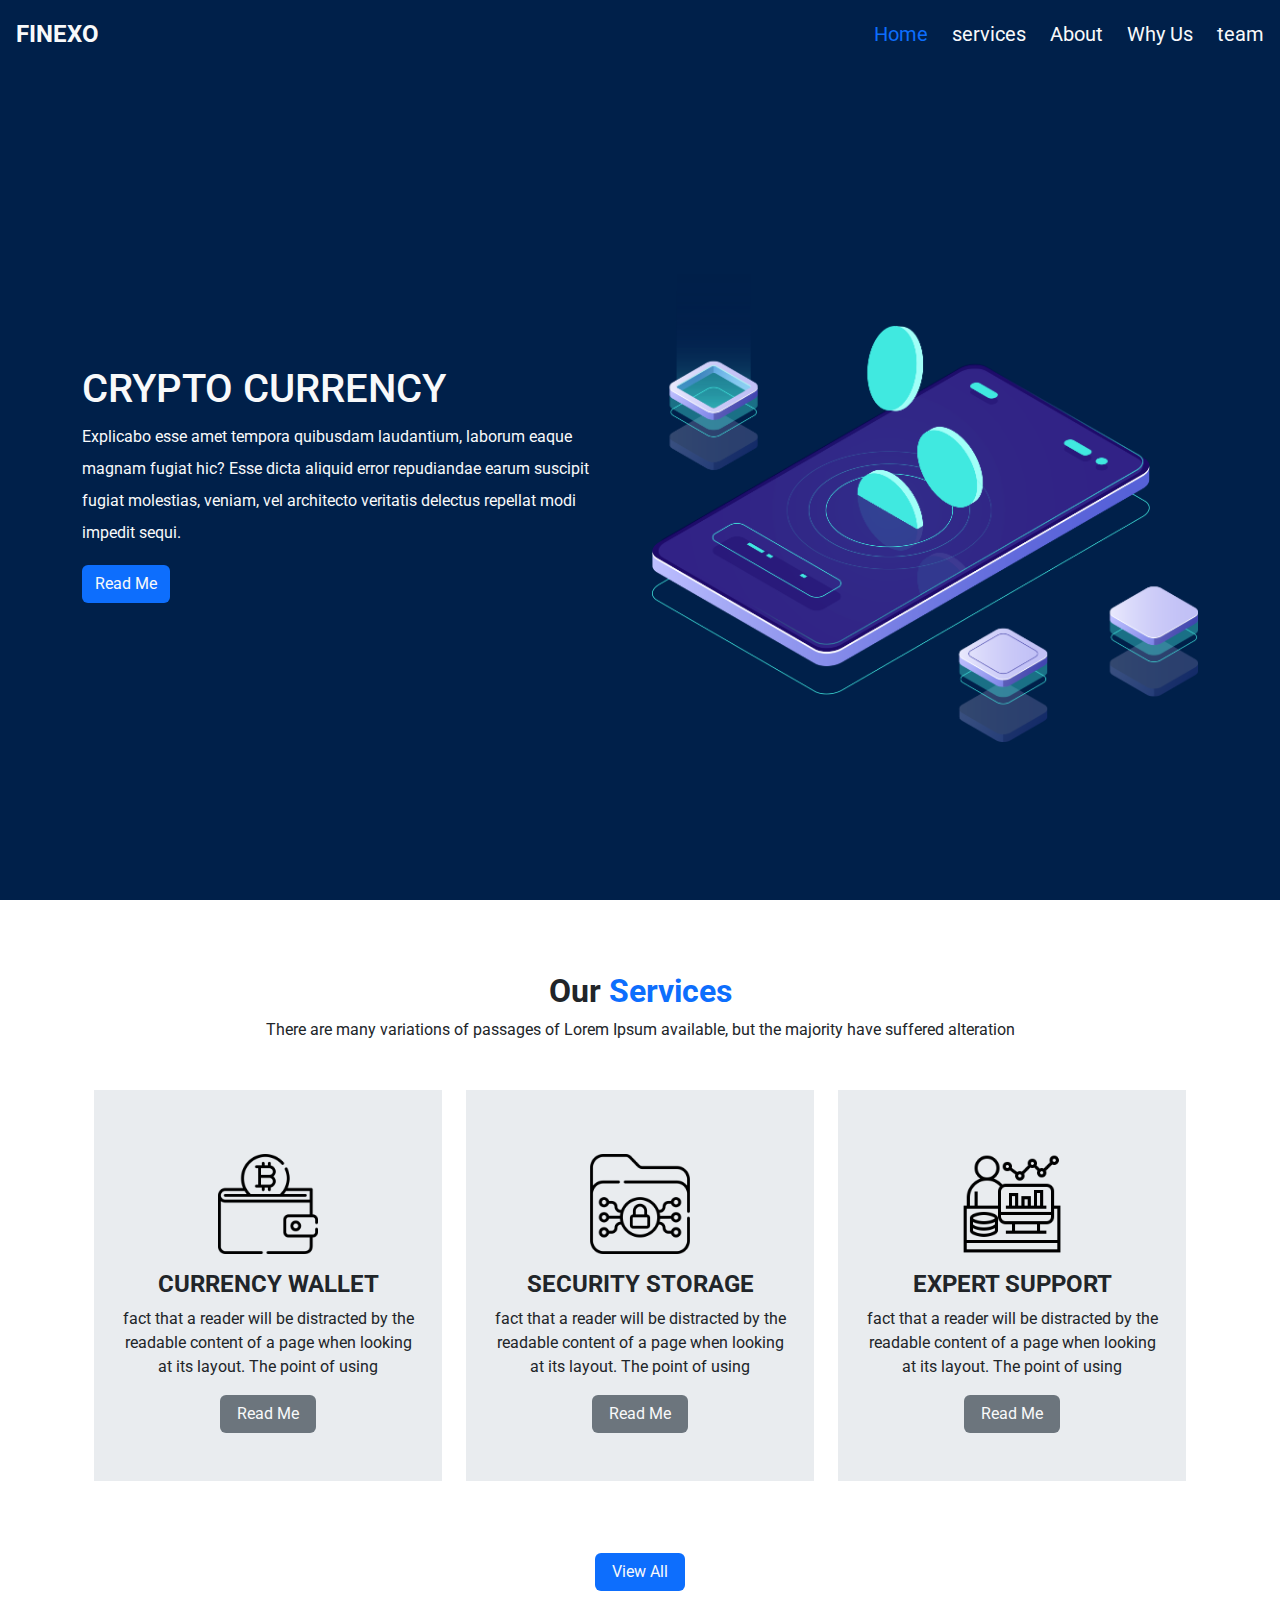
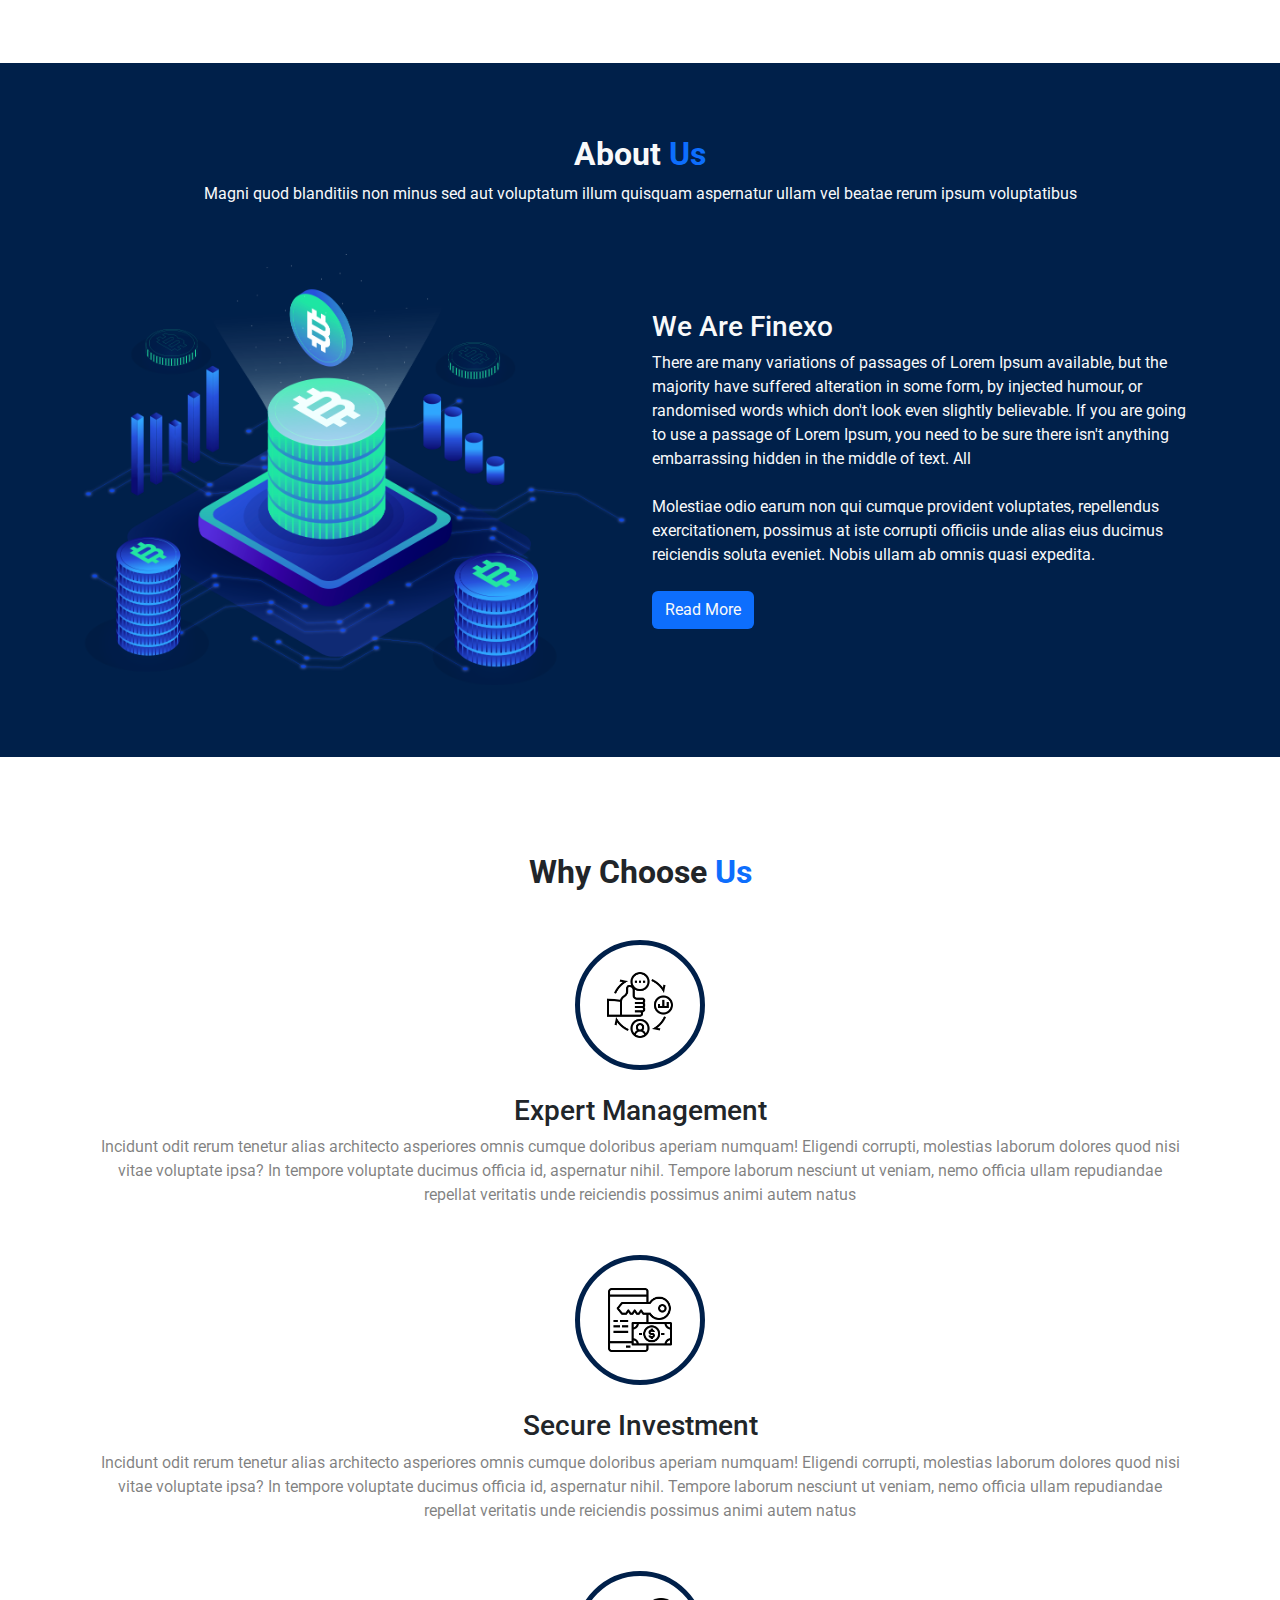
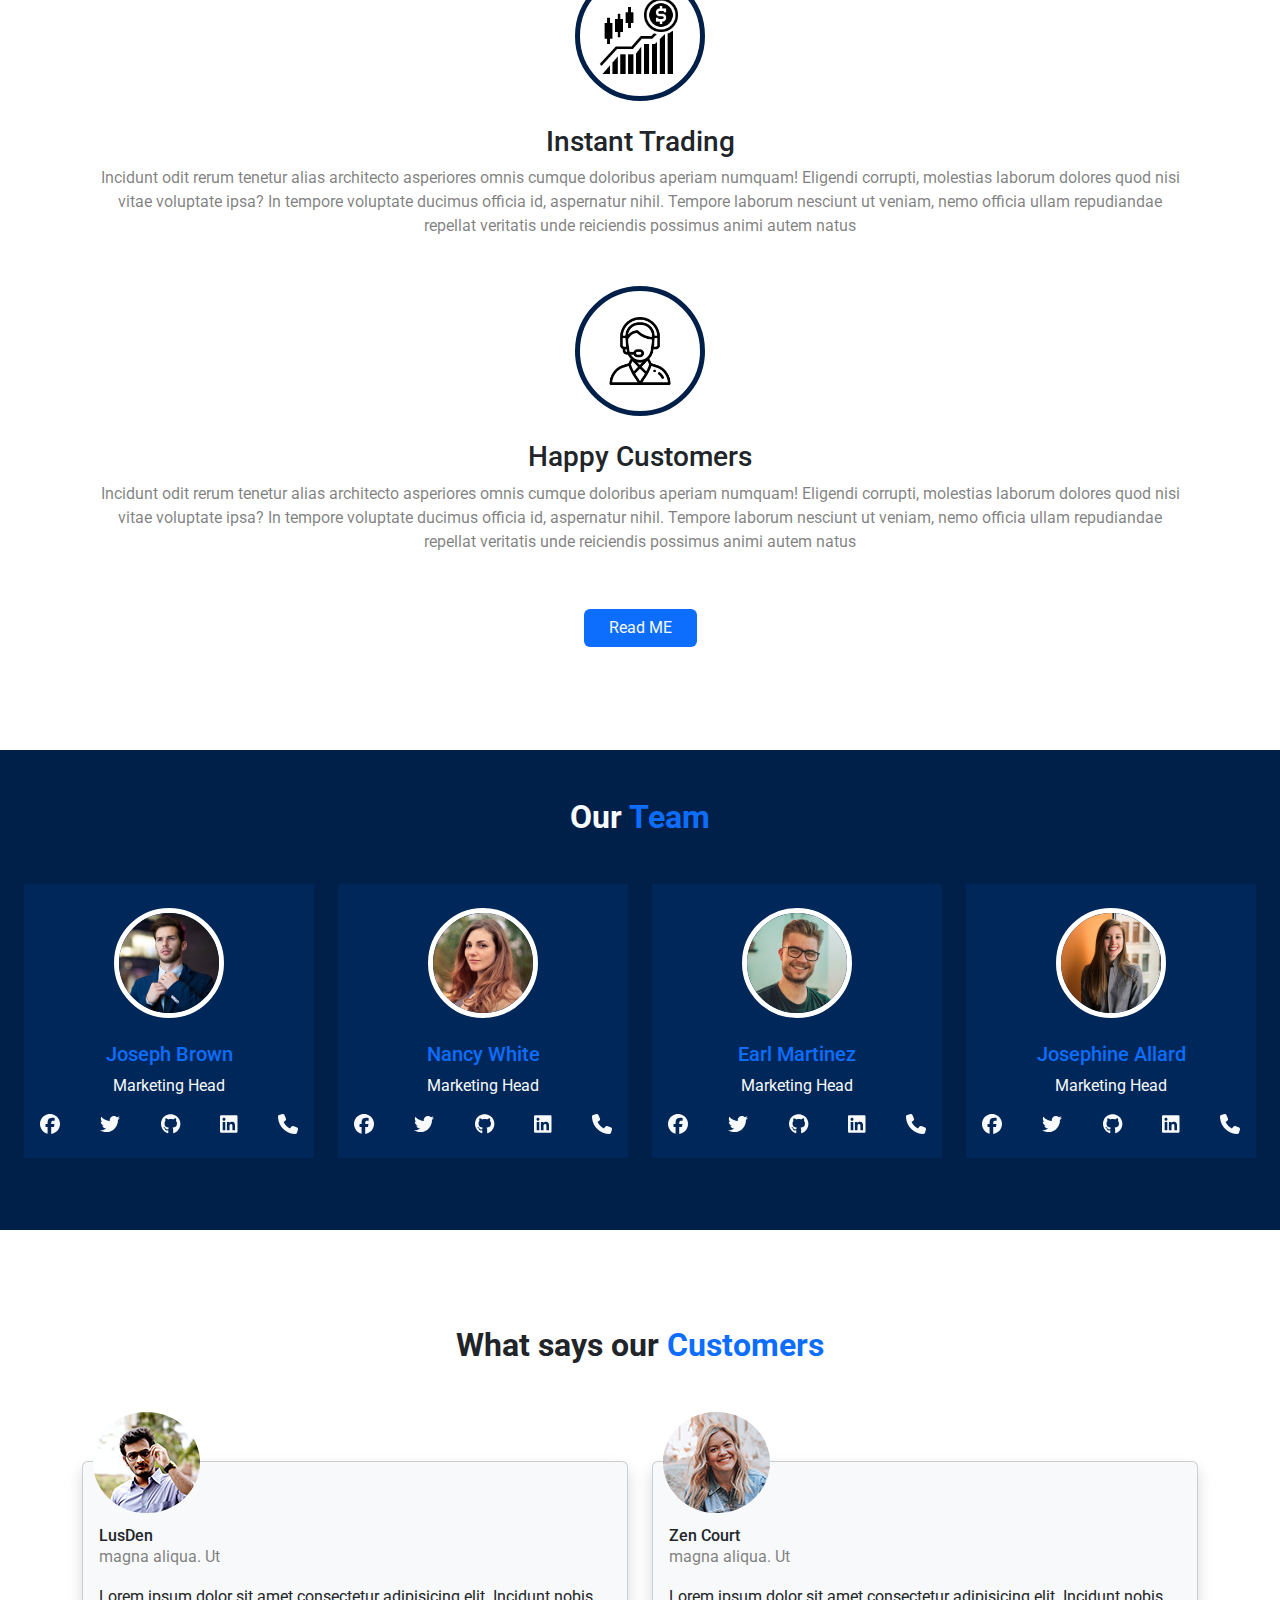
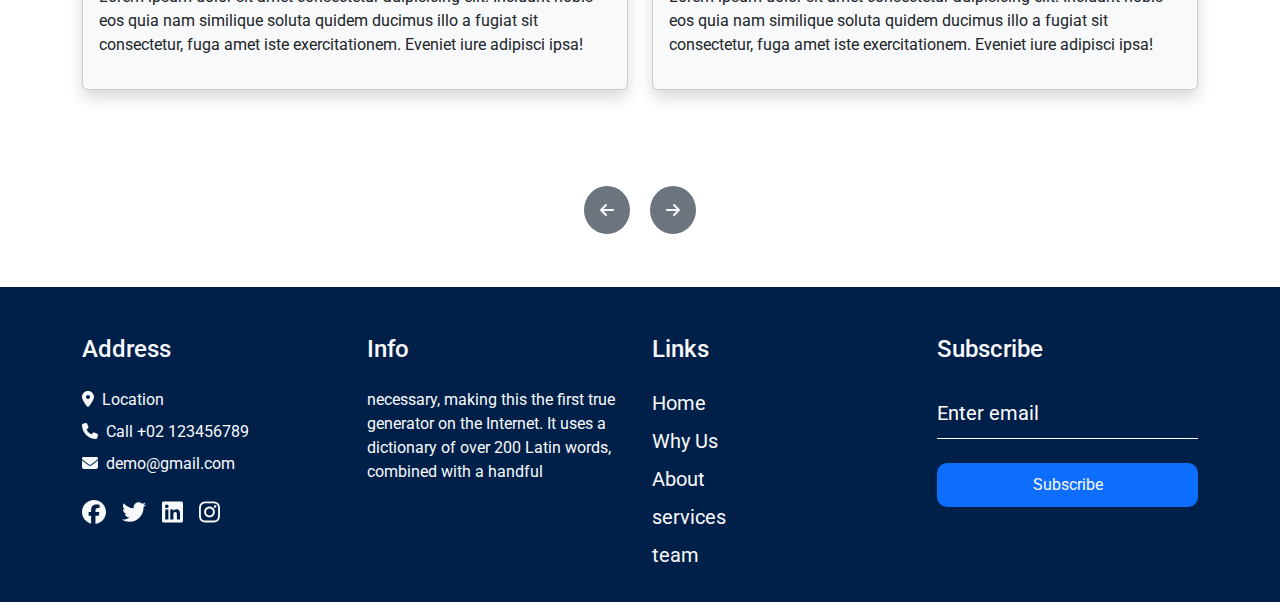
<file: index.html>
<!DOCTYPE html>
<html lang="en">
<head>
    <meta charset="UTF-8">
    <meta name="viewport" content="width=device-width, initial-scale=1.0">
    <title>finexo</title>
    <link rel="stylesheet" href="css/bootstrap.min.css">
    <link rel="stylesheet" href="css/all.min.css">
    <link rel="stylesheet" href="css/finexo.css">
    <link rel="preconnect" href="https://fonts.googleapis.com">
    <link rel="preconnect" href="https://fonts.gstatic.com" crossorigin>
    <link href="https://fonts.googleapis.com/css2?family=Roboto:ital,wght@0,100;0,300;0,400;0,500;0,700;0,900;1,100;1,300;1,400;1,500;1,700;1,900&display=swap" rel="stylesheet">
</head>
<body>
    <!-- Start Header -->
    <header>
        <nav class="p-3 d-flex align-items-center justify-content-between">
            <div class="logo fs-4">
                <a class="text-uppercase fw-bold text-light text-decoration-none" href="index.html">Finexo</a>
            </div>
            <div class="nav-linke align-items-center d-none d-md-block">
                <ul class="d-flex gap-4 fs-5 list-unstyled m-0">
                    <li><a class="text-decoration-none active" href="index.html">Home</a></li>
                    <li><a class="text-light text-decoration-none " href="services.html">services</a></li>
                    <li><a class="text-light text-decoration-none " href="about.html">About</a></li>
                    <li><a class="text-light text-decoration-none " href="Why-Us.html">Why Us</a></li>
                    <li><a class="text-light text-decoration-none " href="team.html">team</a></li>
                </ul>
            </div>
        </nav>
    </header>
    <!-- End Header -->
    <!-- Start Hero Section -->
    <div class="hero container-fluid d-flex align-items-center justify-content-center pt-md-5">
        <div class="content">
            <div class="container">
                <div class="row d-flex align-items-center justify-content-center text-center text-lg-start">
                    <div class="col-lg-6 col-sm-12 mb-5">
                        <h1 class="text-light">CRYPTO CURRENCY</h1>
                        <p class="text-light lh-lg">Explicabo esse amet tempora quibusdam laudantium, laborum eaque magnam fugiat hic? Esse dicta aliquid error repudiandae earum suscipit fugiat molestias, veniam, vel architecto veritatis delectus repellat modi impedit sequi.</p>
                        <a class="btn runded-pill bg-primary text-light" href="#">Read Me</a>
                    </div>
                    <div class="col-lg-6 col-sm-12">
                        <div class="img">
                            <img class="img-fluid" src="images/slider-img.png" alt="">
                        </div> 
                    </div>
                </div>
            </div>
        </div>
    </div>
    <!-- End Hero Section -->
    <!-- Start Services -->
    <div class="services py-4 my-5">
        <div class="container text-center px-4">
            <div class="main-header text-center mb-5">
                <h3 class="fs-2 fw-bold">Our <span class="text-primary">Services</span></h3>
                <p class="fs-6">There are many variations of passages of Lorem Ipsum available, but the majority have suffered alteration</p>
            </div>
            <div class="services-content mb-4">
                <div class="row">
                    <div class="col-12 col-lg-4">
                        <div class="box bg-body-secondary px-4 py-5 runded-pill mb-5">
                            <div class="img py-3">
                                <img class="img-fluid" src="images/s1.png" alt="">
                            </div>
                            <h4 class="fs-4 fw-bold">CURRENCY WALLET</h4>
                            <p>fact that a reader will be distracted by the readable content of a page when looking at its layout. The point of using</p>
                            <a class="btn bg-secondary text-light px-3" href="#">Read Me</a>
                        </div>
                    </div>
                    <div class="col-12 col-lg-4">
                        <div class="box bg-body-secondary px-4 py-5 runded-pill mb-5">
                            <div class="img py-3">
                                <img class="img-fluid" src="images/s2.png" alt="">
                            </div>
                            <h4 class="fs-4 fw-bold">SECURITY STORAGE</h4>
                            <p>fact that a reader will be distracted by the readable content of a page when looking at its layout. The point of using</p>
                            <a class="btn bg-secondary text-light px-3" href="#">Read Me</a>
                        </div>
                    </div>
                    <div class="col-12 col-lg-4">
                        <div class="box bg-body-secondary px-4 py-5 runded-pill ">
                            <div class="img py-3">
                                <img class="img-fluid" src="images/s3.png" alt="">
                            </div>
                            <h4 class="fs-4 fw-bold">EXPERT SUPPORT</h4>
                            <p>fact that a reader will be distracted by the readable content of a page when looking at its layout. The point of using</p>
                            <a class="btn bg-secondary text-light px-3" href="#">Read Me</a>
                        </div>
                    </div>
                </div>
            </div>
            <a href="#" class="btn bg-primary text-light px-3">View All</a>
        </div>
    </div>
    <!-- End Services -->
    <!-- Start About  -->
    <div class="about py-4 my-5">
        <div class="container py-5">
            <div class="main-header text-center mb-5">
                <h3 class="fs-2 fw-bold text-light">About <span class="text-primary">Us</span></h3>
                <p class="fs-6 text-light">Magni quod blanditiis non minus sed aut voluptatum illum quisquam aspernatur ullam vel beatae rerum ipsum voluptatibus</p>
            </div>
            <div class="about-content d-flex align-items-center justify-content-center">
                <div class="row">
                    <div class="col-12 col-lg-6">
                        <div class="img">
                            <img class="img-fluid" src="images/about-img.png" alt="">
                        </div>
                    </div>
                    <div class="col-12 col-lg-6 d-flex align-items-center justify-content-center">
                        <div class="text ">
                            <h3 class="text-light">We Are Finexo</h3>
                            <p class="text-light mb-4">There are many variations of passages of Lorem Ipsum available, but the majority have suffered alteration in some form, by injected humour, or randomised words which don't look even slightly believable. If you are going to use a passage of Lorem Ipsum, you need to be sure there isn't anything embarrassing hidden in the middle of text. All</p>
                            <p class="text-light mb-4">Molestiae odio earum non qui cumque provident voluptates, repellendus exercitationem, possimus at iste corrupti officiis unde alias eius ducimus reiciendis soluta eveniet. Nobis ullam ab omnis quasi expedita.</p>
                            <a class="btn text-light runded-pill bg-primary" href="#">Read More</a>
                        </div>
                    </div>
                </div>
            </div>
        </div>
    </div>
    <!-- End About  -->
    <!-- Start Why Choose Us -->
    <div class="why py-5">
        <div class="container">
            <div class="main-header text-center mb-5">
                <h3 class="fs-2 fw-bold">Why Choose <span class="text-primary">Us</span></h3>
            </div>
            <div class="why-content">
                <div class="col-12 text-center">
                    <div class="box mb-5 ">
                        <div class="img mb-4">
                            <img class="img-fluid p-3" src="images/w1.png" alt="">
                        </div>
                        <h3>Expert Management</h3>
                        <p class="px-3 text-black-50">Incidunt odit rerum tenetur alias architecto asperiores omnis cumque doloribus aperiam numquam! Eligendi corrupti, molestias laborum dolores quod nisi vitae voluptate ipsa? In tempore voluptate ducimus officia id, aspernatur nihil. Tempore laborum nesciunt ut veniam, nemo officia ullam repudiandae repellat veritatis unde reiciendis possimus animi autem natus</p>
                    </div>
                    <div class="box mb-5 ">
                        <div class="img mb-4">
                            <img class="img-fluid p-3" src="images/w2.png" alt="">
                        </div>
                        <h3>Secure Investment</h3>
                        <p class="px-3 text-black-50">Incidunt odit rerum tenetur alias architecto asperiores omnis cumque doloribus aperiam numquam! Eligendi corrupti, molestias laborum dolores quod nisi vitae voluptate ipsa? In tempore voluptate ducimus officia id, aspernatur nihil. Tempore laborum nesciunt ut veniam, nemo officia ullam repudiandae repellat veritatis unde reiciendis possimus animi autem natus</p>
                    </div>
                    <div class="box mb-5 ">
                        <div class="img mb-4">
                            <img class="img-fluid p-2" src="images/w3.png" alt="">
                        </div>
                        <h3>Instant Trading</h3>
                        <p class="px-3 text-black-50">Incidunt odit rerum tenetur alias architecto asperiores omnis cumque doloribus aperiam numquam! Eligendi corrupti, molestias laborum dolores quod nisi vitae voluptate ipsa? In tempore voluptate ducimus officia id, aspernatur nihil. Tempore laborum nesciunt ut veniam, nemo officia ullam repudiandae repellat veritatis unde reiciendis possimus animi autem natus</p>
                    </div>
                    <div class="box mb-5 ">
                        <div class="img mb-4">
                            <img class="img-fluid p-3" src="images/w4.png" alt="">
                        </div>
                        <h3>Happy Customers</h3>
                        <p class="px-3 text-black-50">Incidunt odit rerum tenetur alias architecto asperiores omnis cumque doloribus aperiam numquam! Eligendi corrupti, molestias laborum dolores quod nisi vitae voluptate ipsa? In tempore voluptate ducimus officia id, aspernatur nihil. Tempore laborum nesciunt ut veniam, nemo officia ullam repudiandae repellat veritatis unde reiciendis possimus animi autem natus</p>
                    </div>
                    <div class="btn">
                        <a class="btn runded-pill text-light bg-primary px-4" href="#">Read ME</a>
                    </div>
                </div>
            </div>
        </div>
    </div>
    <!-- End Why Choose Us-->
    <!-- Start Team -->
    <div class="team my-5 py-5 container-fluid px-4">
        <div class="main-header text-center mb-5">
            <h3 class="fs-2 fw-bold text-light">Our <span class="text-primary">Team</span></h3>
        </div>
        <div class="row">
            <div class="col-12 col-md-6 col-lg-3 mb-4">
                <div class="box text-center py-4 runded-pill">
                    <div class="img mb-4">
                        <img class="img-fluid" src="images/team-1.jpg" alt="">
                    </div>
                    <h4 class="text-primary fs-5">Joseph Brown</h4>
                    <span class="d-block text-light">Marketing Head</span>
                    <div class="links d-flex justify-content-between px-3 text-light fs-5 mt-3">
                        <i class="fa-brands fa-facebook"></i>
                        <i class="fa-brands fa-twitter"></i>
                        <i class="fa-brands fa-github"></i>
                        <i class="fa-brands fa-linkedin"></i>
                        <i class="fa-solid fa-phone"></i>
                    </div>
                </div>
            </div>
            <div class="col-12 col-md-6 col-lg-3 mb-4">
                <div class="box text-center py-4 runded-pill">
                    <div class="img mb-4">
                        <img class="img-fluid" src="images/team-2.jpg" alt="">
                    </div>
                    <h4 class="text-primary fs-5">Nancy White</h4>
                    <span class="d-block text-light">Marketing Head</span>
                    <div class="links d-flex justify-content-between px-3 text-light fs-5 mt-3">
                        <i class="fa-brands fa-facebook"></i>
                        <i class="fa-brands fa-twitter"></i>
                        <i class="fa-brands fa-github"></i>
                        <i class="fa-brands fa-linkedin"></i>
                        <i class="fa-solid fa-phone"></i>
                    </div>
                </div>
            </div>
            <div class="col-12 col-md-6 col-lg-3 mb-4">
                <div class="box text-center py-4 runded-pill">
                    <div class="img mb-4">
                        <img class="img-fluid" src="images/team-3.jpg" alt="">
                    </div>
                    <h4 class="text-primary fs-5">Earl Martinez</h4>
                    <span class="d-block text-light">Marketing Head</span>
                    <div class="links d-flex justify-content-between px-3 text-light fs-5 mt-3">
                        <i class="fa-brands fa-facebook"></i>
                        <i class="fa-brands fa-twitter"></i>
                        <i class="fa-brands fa-github"></i>
                        <i class="fa-brands fa-linkedin"></i>
                        <i class="fa-solid fa-phone"></i>
                    </div>
                </div>
            </div>
            <div class="col-12 col-md-6 col-lg-3 mb-4">
                <div class="box text-center py-4 runded-pill">
                    <div class="img mb-4">
                        <img class="img-fluid" src="images/team-4.jpg" alt="">
                    </div>
                    <h4 class="text-primary fs-5">Josephine Allard</h4>
                    <span class="d-block text-light">Marketing Head</span>
                    <div class="links d-flex justify-content-between px-3 text-light fs-5 mt-3">
                        <i class="fa-brands fa-facebook"></i>
                        <i class="fa-brands fa-twitter"></i>
                        <i class="fa-brands fa-github"></i>
                        <i class="fa-brands fa-linkedin"></i>
                        <i class="fa-solid fa-phone"></i>
                    </div>
                </div>
            </div>
        </div>
    </div>
    <!-- End Team -->
    <!-- Start Customers-->
    <div class="customer pb-5">
        <div class="container">
            <div class="main-header text-center mb-5 pt-5">
                <h3 class="fs-2 fw-bold">What says our <span class="text-primary">Customers</span></h3>
            </div>
            <div class="row pt-5">
                <div class="col-12 col-md-6 mb-5">
                    <div class="card position-relative shadow p-3 mb-5 bg-body-tertiary rounded pt-5">
                        <div class="img">
                            <img class="img-fluid rounded-circle position-absolute" src="images/client1.jpg" alt="">
                        </div>
                        <h6 class="m-0 pt-3">LusDen</h6>
                        <span class="d-block text-black-50 mb-3">magna aliqua. Ut</span>
                        <p>Lorem ipsum dolor sit amet consectetur adipisicing elit. Incidunt nobis eos quia nam similique soluta quidem ducimus illo a fugiat sit consectetur, fuga amet iste exercitationem. Eveniet iure adipisci ipsa!</p>
                    </div>
                </div>
                <div class="col-12 col-md-6">
                    <div class="card position-relative shadow p-3 mb-5 bg-body-tertiary rounded pt-5">
                        <div class="img">
                            <img class="img-fluid rounded-circle position-absolute" src="images/client2.jpg" alt="">
                        </div>
                        <h6 class="m-0 pt-3">Zen Court</h6>
                        <span class="d-block text-black-50 mb-3">magna aliqua. Ut</span>
                        <p>Lorem ipsum dolor sit amet consectetur adipisicing elit. Incidunt nobis eos quia nam similique soluta quidem ducimus illo a fugiat sit consectetur, fuga amet iste exercitationem. Eveniet iure adipisci ipsa!</p>
                    </div>
                </div>
            </div>
            <div class="slider text-center d-none d-md-block">
                <i class="fa-solid fa-arrow-left p-3 text-light bg-secondary rounded-circle me-2"></i>
                <i class="fa-solid fa-arrow-right p-3 text-light bg-secondary rounded-circle ms-2"></i>
            </div>
        </div>
    </div>
    <!-- End Customers -->
    <!-- start footer -->
    <div class="footer">
        <div class="container">
            <div class="row">
            <div class="col-12 col-md-6 col-lg-3 pb-4 text-light ">
                <h4 class="mb-4 pt-5">Address</h4>
                <div class="links">
                    <a class="text-light text-decoration-none d-block pb-2" href="#"><i class="fa-solid fa-location-dot pe-2"></i>Location</a>
                    <a class="text-light text-decoration-none d-block pb-2" href="#"><i class="fa-solid fa-phone pe-2"></i>Call +02 123456789</a>
                    <a class="text-light text-decoration-none d-block pb-4" href="#"><i class="fa-solid fa-envelope pe-2"></i>demo@gmail.com</a>
                </div>
                <div class="social d-flex fs-4">
                    <i class="fa-brands fa-facebook pe-3"></i>
                    <i class="fa-brands fa-twitter pe-3"></i>
                    <i class="fa-brands fa-linkedin pe-3"></i>
                    <i class="fa-brands fa-instagram"></i>
                </div>
            </div>
            <div class="col-12 col-md-6 col-lg-3 pb-4 text-light ">
                <h4 class="mb-4 pt-5">Info</h4>
                <p>necessary, making this the first
                    true generator on the Internet.
                    It uses a dictionary of
                    over 200 Latin words,
                    combined with a handful</p>
            </div>
                <div class="col-12 col-md-6 col-lg-3 pb-4 text-light ">
                    <h4 class="mb-4 pt-5">Links</h4>
                        <ul class=" fs-5 list-unstyled m-0">
                    <li class="pb-2"><a class="text-light text-decoration-none" href="index.html">Home</a></li>
                    <li class="pb-2"><a class="text-light text-decoration-none " href="Why-Us.html">Why Us</a></li>
                    <li class="pb-2"><a class="text-light text-decoration-none " href="about.html">About</a></li>
                    <li class="pb-2"><a class="text-light text-decoration-none " href="services.html">services</a></li>
                    <li class="pb-2"><a class="text-light text-decoration-none " href="team.html">team</a></li>
                    </ul>
                </div>
                <div class="Subscribe col-12 col-md-6 col-lg-3 pb-4 text-light ">
                    <h4 class="mb-4 pt-5">Subscribe</h4>
                    <form>
                        <input class=" mb-4 w-100" type="email" name="email" placeholder="Enter email">
                        <input class="d-block text-light w-100" type="submit" value="Subscribe">
                    </form>
                </div>
            </div>
        </div>
    </div>
    <!-- End footer -->
    <script src="js/bootstrap.bundle.min.js"></script>
    <script src="js/all.min.js"></script></body>
</html>
</file>
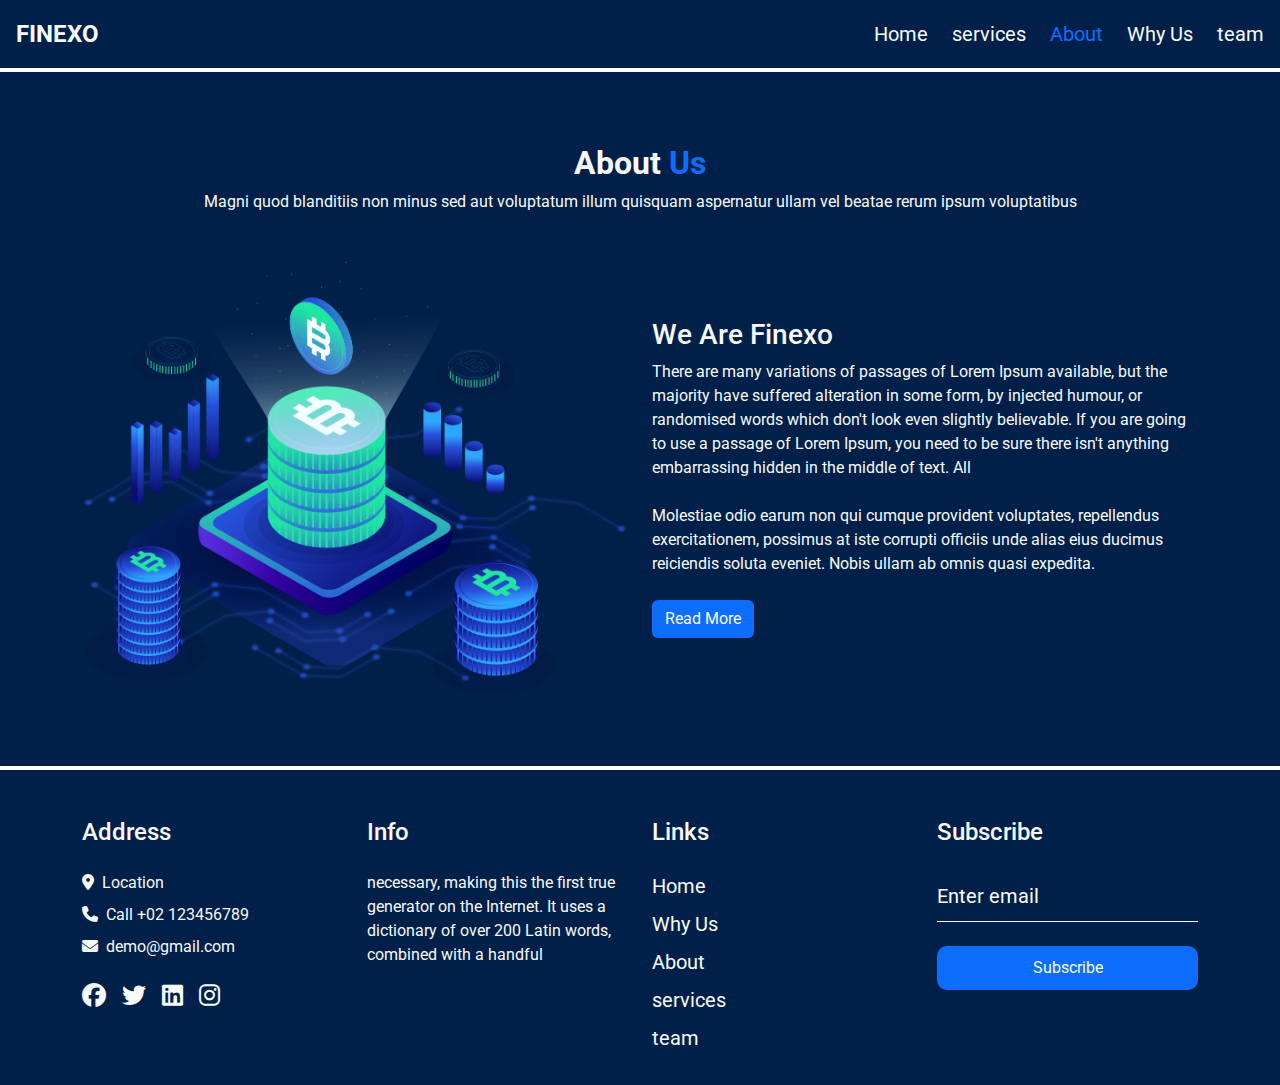
<file: about.html>
<!DOCTYPE html>
<html lang="en">
<head>
    <meta charset="UTF-8">
    <meta name="viewport" content="width=device-width, initial-scale=1.0">
    <title>About</title>
    <link rel="stylesheet" href="css/bootstrap.min.css">
    <link rel="stylesheet" href="css/all.min.css">
    <link rel="stylesheet" href="css/finexo.css">
    <link rel="preconnect" href="https://fonts.googleapis.com">
    <link rel="preconnect" href="https://fonts.gstatic.com" crossorigin>
    <link href="https://fonts.googleapis.com/css2?family=Roboto:ital,wght@0,100;0,300;0,400;0,500;0,700;0,900;1,100;1,300;1,400;1,500;1,700;1,900&display=swap" rel="stylesheet">
</head>
<body>
        <!-- Start Header -->
        <header>
                <nav class="p-3 d-flex align-items-center justify-content-between">
                    <div class="logo fs-4">
                        <a class="text-uppercase fw-bold text-light text-decoration-none" href="index.html">Finexo</a>
                    </div>
                    <div class="nav-linke align-items-center d-none d-md-block">
                        <ul class="d-flex gap-4 fs-5 list-unstyled m-0">
                            <li><a class="text-light text-decoration-none " href="index.html">Home</a></li>
                            <li><a class="text-light text-decoration-none " href="services.html">services</a></li>
                            <li><a class="text-decoration-none active " href="about.html">About</a></li>
                            <li><a class="text-light text-decoration-none " href="Why-Us.html">Why Us</a></li>
                            <li><a class="text-light text-decoration-none " href="team.html">team</a></li>
                        </ul>
                    </div>
                </nav>
        </header>
        <!-- End Header -->
        <!-- Start About  -->
        <div class="about py-4 my-1">
        <div class="container py-5">
            <div class="main-header text-center mb-5">
                <h3 class="fs-2 fw-bold text-light">About <span class="text-primary">Us</span></h3>
                <p class="fs-6 text-light">Magni quod blanditiis non minus sed aut voluptatum illum quisquam aspernatur ullam vel beatae rerum ipsum voluptatibus</p>
            </div>
            <div class="about-content d-flex align-items-center justify-content-center">
                <div class="row">
                    <div class="col-12 col-lg-6">
                        <div class="img">
                            <img class="img-fluid" src="images/about-img.png" alt="">
                        </div>
                    </div>
                    <div class="col-12 col-lg-6 d-flex align-items-center justify-content-center">
                        <div class="text ">
                            <h3 class="text-light">We Are Finexo</h3>
                            <p class="text-light mb-4">There are many variations of passages of Lorem Ipsum available, but the majority have suffered alteration in some form, by injected humour, or randomised words which don't look even slightly believable. If you are going to use a passage of Lorem Ipsum, you need to be sure there isn't anything embarrassing hidden in the middle of text. All</p>
                            <p class="text-light mb-4">Molestiae odio earum non qui cumque provident voluptates, repellendus exercitationem, possimus at iste corrupti officiis unde alias eius ducimus reiciendis soluta eveniet. Nobis ullam ab omnis quasi expedita.</p>
                            <a class="btn text-light runded-pill bg-primary" href="#">Read More</a>
                        </div>
                    </div>
                </div>
            </div>
        </div>
        </div>
        <!-- End About  -->
        <!-- start footer -->
        <div class="footer">
            <div class="container">
                <div class="row">
                <div class="col-12 col-md-6 col-lg-3 pb-4 text-light ">
                    <h4 class="mb-4 pt-5">Address</h4>
                    <div class="links">
                        <a class="text-light text-decoration-none d-block pb-2" href="#"><i class="fa-solid fa-location-dot pe-2"></i>Location</a>
                        <a class="text-light text-decoration-none d-block pb-2" href="#"><i class="fa-solid fa-phone pe-2"></i>Call +02 123456789</a>
                        <a class="text-light text-decoration-none d-block pb-4" href="#"><i class="fa-solid fa-envelope pe-2"></i>demo@gmail.com</a>
                    </div>
                    <div class="social d-flex fs-4">
                        <i class="fa-brands fa-facebook pe-3"></i>
                        <i class="fa-brands fa-twitter pe-3"></i>
                        <i class="fa-brands fa-linkedin pe-3"></i>
                        <i class="fa-brands fa-instagram"></i>
                    </div>
                </div>
                <div class="col-12 col-md-6 col-lg-3 pb-4 text-light ">
                    <h4 class="mb-4 pt-5">Info</h4>
                    <p>necessary, making this the first
                        true generator on the Internet.
                        It uses a dictionary of
                        over 200 Latin words,
                        combined with a handful</p>
                </div>
                    <div class="col-12 col-md-6 col-lg-3 pb-4 text-light ">
                        <h4 class="mb-4 pt-5">Links</h4>
                            <ul class=" fs-5 list-unstyled m-0">
                        <li class="pb-2"><a class="text-light text-decoration-none" href="index.html">Home</a></li>
                        <li class="pb-2"><a class="text-light text-decoration-none " href="Why-Us.html">Why Us</a></li>
                        <li class="pb-2"><a class="text-light text-decoration-none " href="about.html">About</a></li>
                        <li class="pb-2"><a class="text-light text-decoration-none " href="services.html">services</a></li>
                        <li class="pb-2"><a class="text-light text-decoration-none " href="team.html">team</a></li>
                        </ul>
                    </div>
                    <div class="Subscribe col-12 col-md-6 col-lg-3 pb-4 text-light ">
                        <h4 class="mb-4 pt-5">Subscribe</h4>
                        <form>
                            <input class=" mb-4 w-100" type="email" name="email" placeholder="Enter email">
                            <input class="d-block text-light w-100" type="submit" value="Subscribe">
                        </form>
                    </div>
                </div>
            </div>
        </div>
        <!-- End footer -->
</body>
</html>
</file>
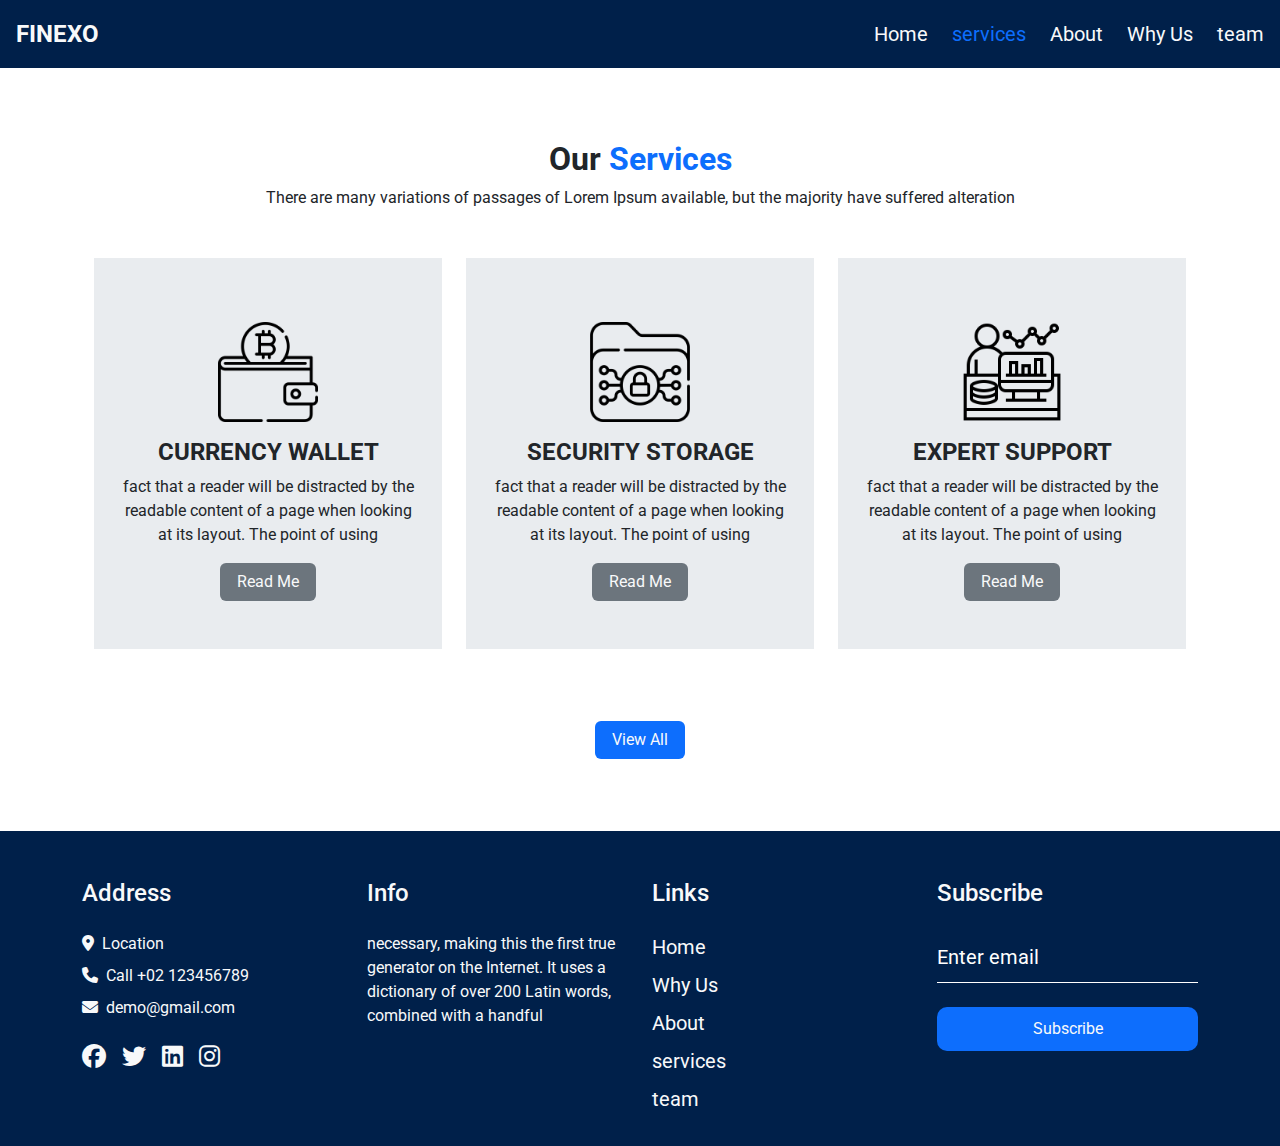
<file: services.html>
<!DOCTYPE html>
<html lang="en">
<head>
    <meta charset="UTF-8">
    <meta name="viewport" content="width=device-width, initial-scale=1.0">
    <title>Services</title>
    <link rel="stylesheet" href="css/bootstrap.min.css">
    <link rel="stylesheet" href="css/all.min.css">
    <link rel="stylesheet" href="css/finexo.css">
    <link rel="preconnect" href="https://fonts.googleapis.com">
    <link rel="preconnect" href="https://fonts.gstatic.com" crossorigin>
    <link href="https://fonts.googleapis.com/css2?family=Roboto:ital,wght@0,100;0,300;0,400;0,500;0,700;0,900;1,100;1,300;1,400;1,500;1,700;1,900&display=swap" rel="stylesheet">
</head>
<body>
        <!-- Start Header -->
        <header>
                <nav class="p-3 d-flex align-items-center justify-content-between">
                    <div class="logo fs-4">
                        <a class="text-uppercase fw-bold text-light text-decoration-none" href="index.html">Finexo</a>
                    </div>
                    <div class="nav-linke align-items-center d-none d-md-block">
                        <ul class="d-flex gap-4 fs-5 list-unstyled m-0">
                            <li><a class="text-light text-decoration-none " href="index.html">Home</a></li>
                            <li><a class="text-decoration-none active" href="services.html">services</a></li>
                            <li><a class="text-light text-decoration-none " href="about.html">About</a></li>
                            <li><a class="text-light text-decoration-none " href="Why-Us.html">Why Us</a></li>
                            <li><a class="text-light text-decoration-none " href="team.html">team</a></li>
                        </ul>
                    </div>
                </nav>
        </header>
        <!-- End Header -->
        <!-- Start Services -->
        <div class="services py-4 my-5">
        <div class="container text-center px-4">
            <div class="main-header text-center mb-5">
                <h3 class="fs-2 fw-bold">Our <span class="text-primary">Services</span></h3>
                <p class="fs-6">There are many variations of passages of Lorem Ipsum available, but the majority have suffered alteration</p>
            </div>
            <div class="services-content mb-4">
                <div class="row">
                    <div class="col-12 col-lg-4">
                        <div class="box bg-body-secondary px-4 py-5 runded-pill mb-5">
                            <div class="img py-3">
                                <img class="img-fluid" src="images/s1.png" alt="">
                            </div>
                            <h4 class="fs-4 fw-bold">CURRENCY WALLET</h4>
                            <p>fact that a reader will be distracted by the readable content of a page when looking at its layout. The point of using</p>
                            <a class="btn bg-secondary text-light px-3" href="#">Read Me</a>
                        </div>
                    </div>
                    <div class="col-12 col-lg-4">
                        <div class="box bg-body-secondary px-4 py-5 runded-pill mb-5">
                            <div class="img py-3">
                                <img class="img-fluid" src="images/s2.png" alt="">
                            </div>
                            <h4 class="fs-4 fw-bold">SECURITY STORAGE</h4>
                            <p>fact that a reader will be distracted by the readable content of a page when looking at its layout. The point of using</p>
                            <a class="btn bg-secondary text-light px-3" href="#">Read Me</a>
                        </div>
                    </div>
                    <div class="col-12 col-lg-4">
                        <div class="box bg-body-secondary px-4 py-5 runded-pill ">
                            <div class="img py-3">
                                <img class="img-fluid" src="images/s3.png" alt="">
                            </div>
                            <h4 class="fs-4 fw-bold">EXPERT SUPPORT</h4>
                            <p>fact that a reader will be distracted by the readable content of a page when looking at its layout. The point of using</p>
                            <a class="btn bg-secondary text-light px-3" href="#">Read Me</a>
                        </div>
                    </div>
                </div>
            </div>
            <a href="#" class="btn bg-primary text-light px-3">View All</a>
        </div>
        </div>
        <!-- End Services -->
        <!-- start footer -->
        <div class="footer">
            <div class="container">
                <div class="row">
                <div class="col-12 col-md-6 col-lg-3 pb-4 text-light ">
                    <h4 class="mb-4 pt-5">Address</h4>
                    <div class="links">
                        <a class="text-light text-decoration-none d-block pb-2" href="#"><i class="fa-solid fa-location-dot pe-2"></i>Location</a>
                        <a class="text-light text-decoration-none d-block pb-2" href="#"><i class="fa-solid fa-phone pe-2"></i>Call +02 123456789</a>
                        <a class="text-light text-decoration-none d-block pb-4" href="#"><i class="fa-solid fa-envelope pe-2"></i>demo@gmail.com</a>
                    </div>
                    <div class="social d-flex fs-4">
                        <i class="fa-brands fa-facebook pe-3"></i>
                        <i class="fa-brands fa-twitter pe-3"></i>
                        <i class="fa-brands fa-linkedin pe-3"></i>
                        <i class="fa-brands fa-instagram"></i>
                    </div>
                </div>
                <div class="col-12 col-md-6 col-lg-3 pb-4 text-light ">
                    <h4 class="mb-4 pt-5">Info</h4>
                    <p>necessary, making this the first
                        true generator on the Internet.
                        It uses a dictionary of
                        over 200 Latin words,
                        combined with a handful</p>
                </div>
                    <div class="col-12 col-md-6 col-lg-3 pb-4 text-light ">
                        <h4 class="mb-4 pt-5">Links</h4>
                            <ul class=" fs-5 list-unstyled m-0">
                        <li class="pb-2"><a class="text-light text-decoration-none" href="index.html">Home</a></li>
                        <li class="pb-2"><a class="text-light text-decoration-none " href="Why-Us.html">Why Us</a></li>
                        <li class="pb-2"><a class="text-light text-decoration-none " href="about.html">About</a></li>
                        <li class="pb-2"><a class="text-light text-decoration-none " href="services.html">services</a></li>
                        <li class="pb-2"><a class="text-light text-decoration-none " href="team.html">team</a></li>
                        </ul>
                    </div>
                    <div class="Subscribe col-12 col-md-6 col-lg-3 pb-4 text-light ">
                        <h4 class="mb-4 pt-5">Subscribe</h4>
                        <form>
                            <input class=" mb-4 w-100" type="email" name="email" placeholder="Enter email">
                            <input class="d-block text-light w-100" type="submit" value="Subscribe">
                        </form>
                    </div>
                </div>
            </div>
        </div>
        <!-- End footer -->
</body>
</html>
</file>
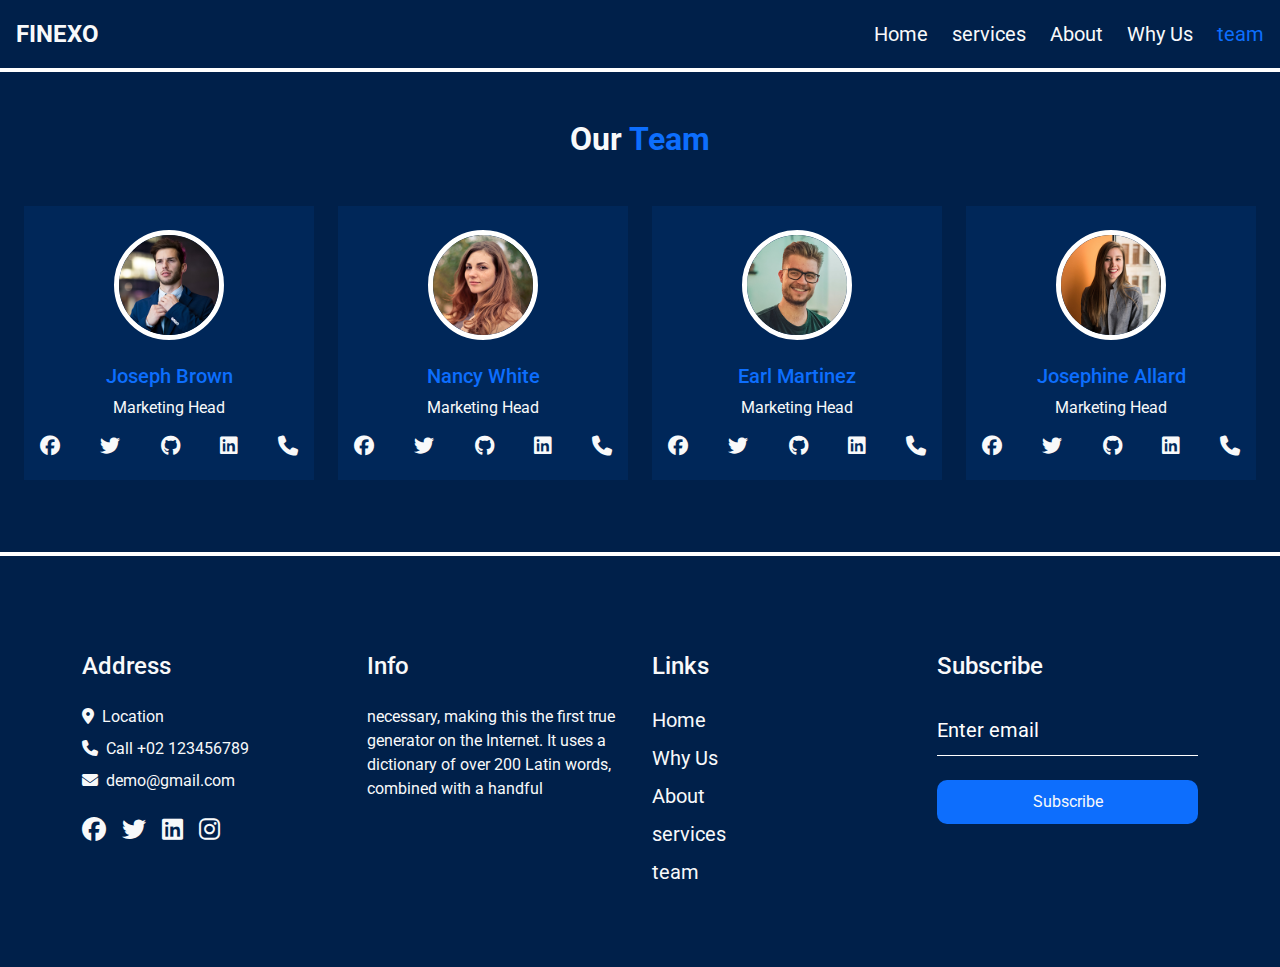
<file: team.html>
<!DOCTYPE html>
<html lang="en">
<head>
    <meta charset="UTF-8">
    <meta name="viewport" content="width=device-width, initial-scale=1.0">
    <title>Team</title>
    <link rel="stylesheet" href="css/bootstrap.min.css">
    <link rel="stylesheet" href="css/all.min.css">
    <link rel="stylesheet" href="css/finexo.css">
    <link rel="preconnect" href="https://fonts.googleapis.com">
    <link rel="preconnect" href="https://fonts.gstatic.com" crossorigin>
    <link href="https://fonts.googleapis.com/css2?family=Roboto:ital,wght@0,100;0,300;0,400;0,500;0,700;0,900;1,100;1,300;1,400;1,500;1,700;1,900&display=swap" rel="stylesheet">
</head>
<body>
        <!-- Start Header -->
        <header>
                <nav class="p-3 d-flex align-items-center justify-content-between">
                    <div class="logo fs-4">
                        <a class="text-uppercase fw-bold text-light text-decoration-none" href="index.html">Finexo</a>
                    </div>
                    <div class="nav-linke align-items-center d-none d-md-block">
                        <ul class="d-flex gap-4 fs-5 list-unstyled m-0">
                            <li><a class="text-light text-decoration-none " href="index.html">Home</a></li>
                            <li><a class="text-light text-decoration-none " href="services.html">services</a></li>
                            <li><a class="text-light text-decoration-none " href="about.html">About</a></li>
                            <li><a class="text-light text-decoration-none " href="Why-Us.html">Why Us</a></li>
                            <li><a class="text-decoration-none active" href="team.html">team</a></li>
                        </ul>
                    </div>
                </nav>
        </header>
        <!-- End Header -->
        <!-- Start Team -->
        <div class="team my-1 py-5 container-fluid px-4">
        <div class="main-header text-center mb-5">
            <h3 class="fs-2 fw-bold text-light">Our <span class="text-primary">Team</span></h3>
        </div>
        <div class="row">
            <div class="col-12 col-md-6 col-lg-3 mb-4">
                <div class="box text-center py-4 runded-pill">
                    <div class="img mb-4">
                        <img class="img-fluid" src="images/team-1.jpg" alt="">
                    </div>
                    <h4 class="text-primary fs-5">Joseph Brown</h4>
                    <span class="d-block text-light">Marketing Head</span>
                    <div class="links d-flex justify-content-between px-3 text-light fs-5 mt-3">
                        <i class="fa-brands fa-facebook"></i>
                        <i class="fa-brands fa-twitter"></i>
                        <i class="fa-brands fa-github"></i>
                        <i class="fa-brands fa-linkedin"></i>
                        <i class="fa-solid fa-phone"></i>
                    </div>
                </div>
            </div>
            <div class="col-12 col-md-6 col-lg-3 mb-4">
                <div class="box text-center py-4 runded-pill">
                    <div class="img mb-4">
                        <img class="img-fluid" src="images/team-2.jpg" alt="">
                    </div>
                    <h4 class="text-primary fs-5">Nancy White</h4>
                    <span class="d-block text-light">Marketing Head</span>
                    <div class="links d-flex justify-content-between px-3 text-light fs-5 mt-3">
                        <i class="fa-brands fa-facebook"></i>
                        <i class="fa-brands fa-twitter"></i>
                        <i class="fa-brands fa-github"></i>
                        <i class="fa-brands fa-linkedin"></i>
                        <i class="fa-solid fa-phone"></i>
                    </div>
                </div>
            </div>
            <div class="col-12 col-md-6 col-lg-3 mb-4">
                <div class="box text-center py-4 runded-pill">
                    <div class="img mb-4">
                        <img class="img-fluid" src="images/team-3.jpg" alt="">
                    </div>
                    <h4 class="text-primary fs-5">Earl Martinez</h4>
                    <span class="d-block text-light">Marketing Head</span>
                    <div class="links d-flex justify-content-between px-3 text-light fs-5 mt-3">
                        <i class="fa-brands fa-facebook"></i>
                        <i class="fa-brands fa-twitter"></i>
                        <i class="fa-brands fa-github"></i>
                        <i class="fa-brands fa-linkedin"></i>
                        <i class="fa-solid fa-phone"></i>
                    </div>
                </div>
            </div>
            <div class="col-12 col-md-6 col-lg-3 mb-4">
                <div class="box text-center py-4 runded-pill">
                    <div class="img mb-4">
                        <img class="img-fluid" src="images/team-4.jpg" alt="">
                    </div>
                    <h4 class="text-primary fs-5">Josephine Allard</h4>
                    <span class="d-block text-light">Marketing Head</span>
                    <div class="links d-flex justify-content-between px-3 text-light fs-5 mt-3">
                        <i class="fa-brands fa-facebook"></i>
                        <i class="fa-brands fa-twitter"></i>
                        <i class="fa-brands fa-github"></i>
                        <i class="fa-brands fa-linkedin"></i>
                        <i class="fa-solid fa-phone"></i>
                    </div>
                </div>
            </div>
        </div>
        </div>
        <!-- End Team -->
        <!-- start footer -->
        <div class="footer py-5">
            <div class="container">
                <div class="row">
                <div class="col-12 col-md-6 col-lg-3 pb-4 text-light ">
                    <h4 class="mb-4 pt-5">Address</h4>
                    <div class="links">
                        <a class="text-light text-decoration-none d-block pb-2" href="#"><i class="fa-solid fa-location-dot pe-2"></i>Location</a>
                        <a class="text-light text-decoration-none d-block pb-2" href="#"><i class="fa-solid fa-phone pe-2"></i>Call +02 123456789</a>
                        <a class="text-light text-decoration-none d-block pb-4" href="#"><i class="fa-solid fa-envelope pe-2"></i>demo@gmail.com</a>
                    </div>
                    <div class="social d-flex fs-4">
                        <i class="fa-brands fa-facebook pe-3"></i>
                        <i class="fa-brands fa-twitter pe-3"></i>
                        <i class="fa-brands fa-linkedin pe-3"></i>
                        <i class="fa-brands fa-instagram"></i>
                    </div>
                </div>
                <div class="col-12 col-md-6 col-lg-3 pb-4 text-light ">
                    <h4 class="mb-4 pt-5">Info</h4>
                    <p>necessary, making this the first
                        true generator on the Internet.
                        It uses a dictionary of
                        over 200 Latin words,
                        combined with a handful</p>
                </div>
                    <div class="col-12 col-md-6 col-lg-3 pb-4 text-light ">
                        <h4 class="mb-4 pt-5">Links</h4>
                            <ul class=" fs-5 list-unstyled m-0">
                        <li class="pb-2"><a class="text-light text-decoration-none" href="index.html">Home</a></li>
                        <li class="pb-2"><a class="text-light text-decoration-none " href="Why-Us.html">Why Us</a></li>
                        <li class="pb-2"><a class="text-light text-decoration-none " href="about.html">About</a></li>
                        <li class="pb-2"><a class="text-light text-decoration-none " href="services.html">services</a></li>
                        <li class="pb-2"><a class="text-light text-decoration-none " href="team.html">team</a></li>
                        </ul>
                    </div>
                    <div class="Subscribe col-12 col-md-6 col-lg-3 pb-4 text-light ">
                        <h4 class="mb-4 pt-5">Subscribe</h4>
                        <form>
                            <input class=" mb-4 w-100" type="email" name="email" placeholder="Enter email">
                            <input class="d-block text-light w-100" type="submit" value="Subscribe">
                        </form>
                    </div>
                </div>
            </div>
        </div>
        <!-- End footer -->
</body>
</html>
</file>
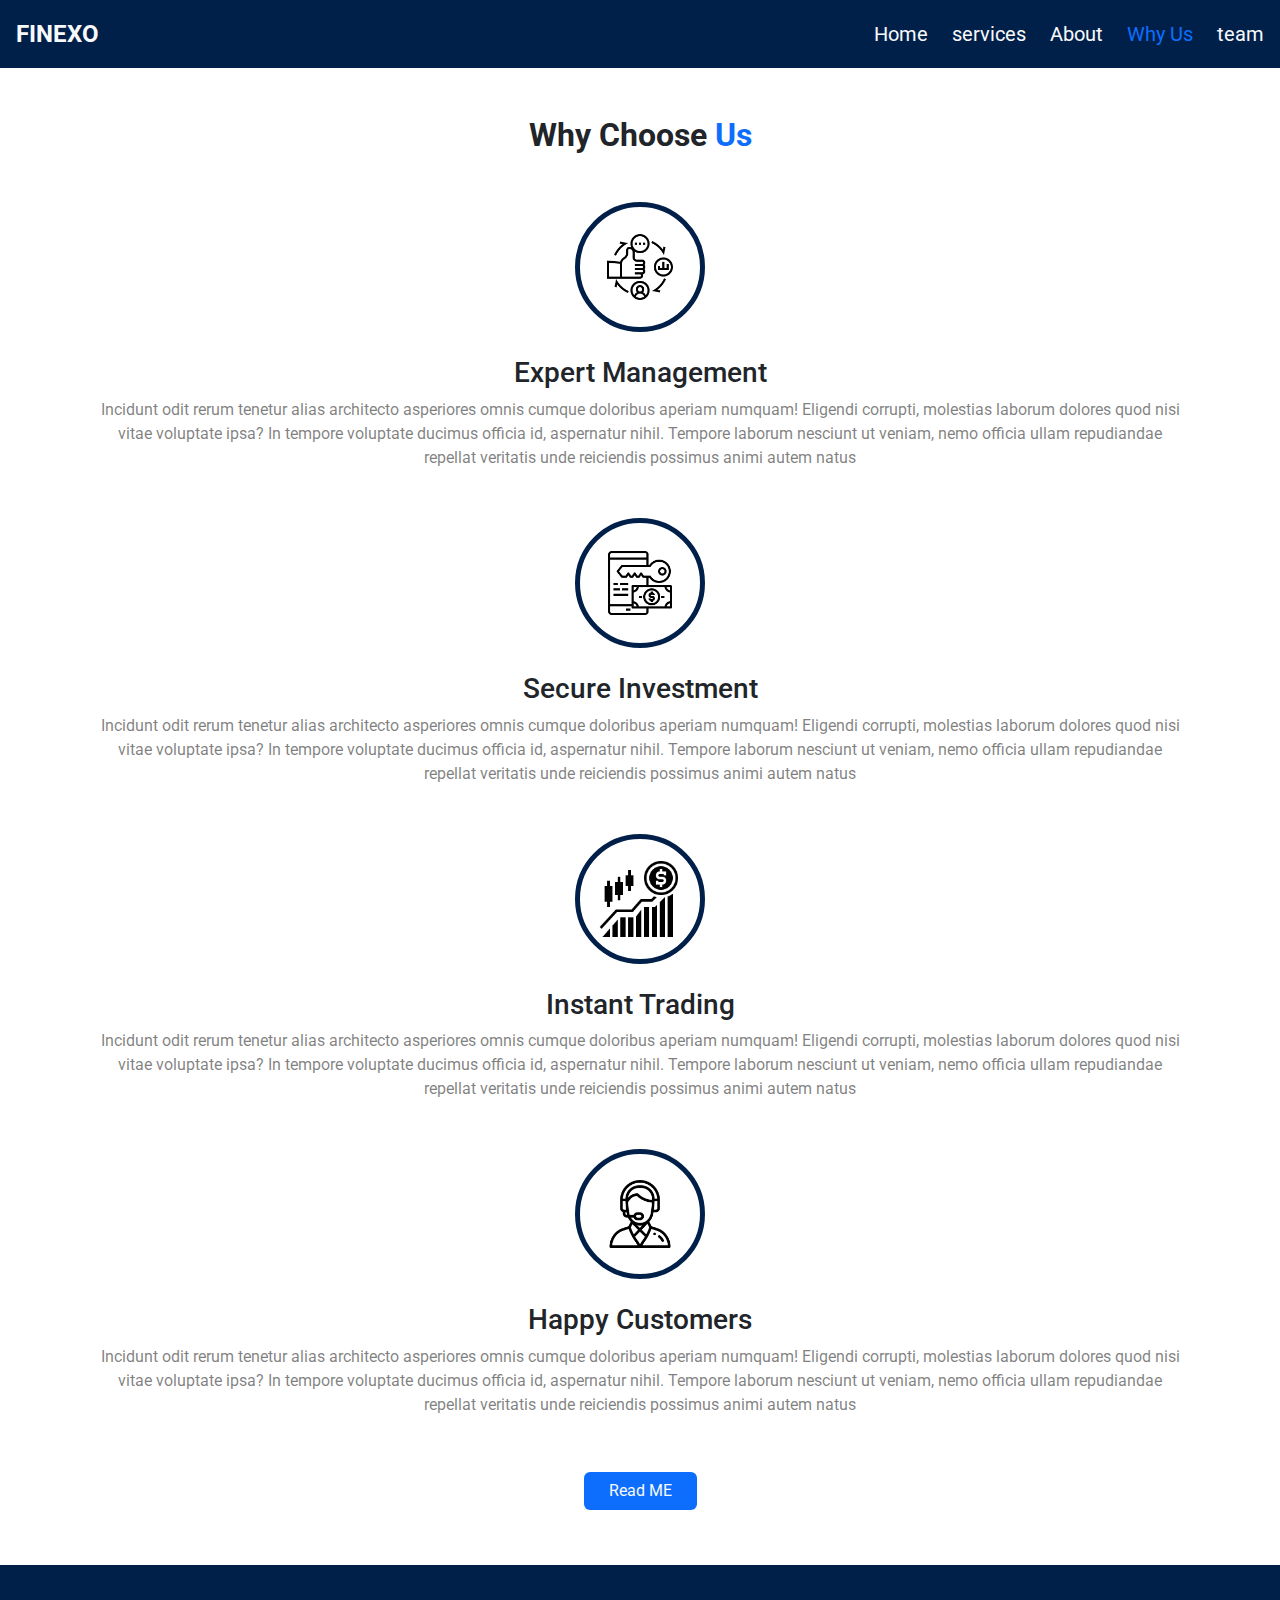
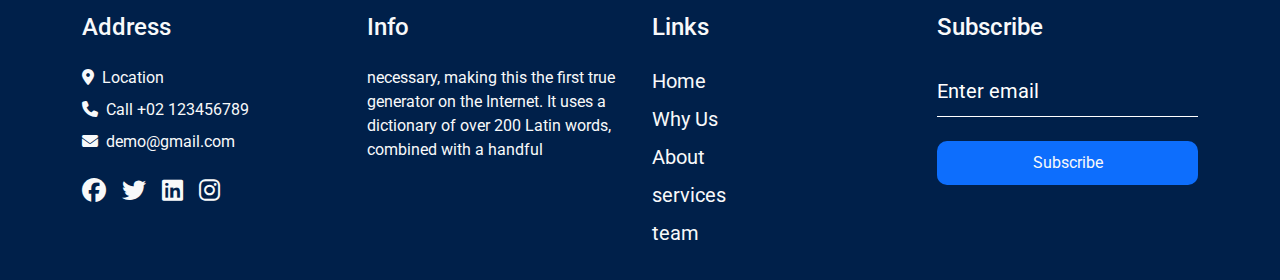
<file: Why-Us.html>
<!DOCTYPE html>
<html lang="en">
<head>
    <meta charset="UTF-8">
    <meta name="viewport" content="width=device-width, initial-scale=1.0">
    <title>Why US</title>
    <link rel="stylesheet" href="css/bootstrap.min.css">
    <link rel="stylesheet" href="css/all.min.css">
    <link rel="stylesheet" href="css/finexo.css">
    <link rel="preconnect" href="https://fonts.googleapis.com">
    <link rel="preconnect" href="https://fonts.gstatic.com" crossorigin>
    <link href="https://fonts.googleapis.com/css2?family=Roboto:ital,wght@0,100;0,300;0,400;0,500;0,700;0,900;1,100;1,300;1,400;1,500;1,700;1,900&display=swap" rel="stylesheet">
</head>
<body>
        <!-- Start Header -->
        <header>
            <nav class="p-3 d-flex align-items-center justify-content-between">
                <div class="logo fs-4">
                    <a class="text-uppercase fw-bold text-light text-decoration-none" href="index.html">Finexo</a>
                </div>
                <div class="nav-linke align-items-center d-none d-md-block">
                    <ul class="d-flex gap-4 fs-5 list-unstyled m-0">
                        <li><a class="text-light text-decoration-none " href="index.html">Home</a></li>
                        <li><a class="text-light text-decoration-none " href="services.html">services</a></li>
                        <li><a class="text-light text-decoration-none " href="about.html">About</a></li>
                        <li><a class="text-decoration-none active" href="Why-Us.html">Why Us</a></li>
                        <li><a class="text-light text-decoration-none " href="team.html">team</a></li>
                    </ul>
                </div>
            </nav>
        </header>
        <!-- End Header -->
        <!-- Start Why Choose Us -->
        <div class="why py-5">
            <div class="container">
                <div class="main-header text-center mb-5">
                    <h3 class="fs-2 fw-bold">Why Choose <span class="text-primary">Us</span></h3>
                </div>
                <div class="why-content">
                    <div class="col-12 text-center">
                        <div class="box mb-5 ">
                            <div class="img mb-4">
                                <img class="img-fluid p-3" src="images/w1.png" alt="">
                            </div>
                            <h3>Expert Management</h3>
                            <p class="px-3 text-black-50">Incidunt odit rerum tenetur alias architecto asperiores omnis cumque doloribus aperiam numquam! Eligendi corrupti, molestias laborum dolores quod nisi vitae voluptate ipsa? In tempore voluptate ducimus officia id, aspernatur nihil. Tempore laborum nesciunt ut veniam, nemo officia ullam repudiandae repellat veritatis unde reiciendis possimus animi autem natus</p>
                        </div>
                        <div class="box mb-5 ">
                            <div class="img mb-4">
                                <img class="img-fluid p-3" src="images/w2.png" alt="">
                            </div>
                            <h3>Secure Investment</h3>
                            <p class="px-3 text-black-50">Incidunt odit rerum tenetur alias architecto asperiores omnis cumque doloribus aperiam numquam! Eligendi corrupti, molestias laborum dolores quod nisi vitae voluptate ipsa? In tempore voluptate ducimus officia id, aspernatur nihil. Tempore laborum nesciunt ut veniam, nemo officia ullam repudiandae repellat veritatis unde reiciendis possimus animi autem natus</p>
                        </div>
                        <div class="box mb-5 ">
                            <div class="img mb-4">
                                <img class="img-fluid p-2" src="images/w3.png" alt="">
                            </div>
                            <h3>Instant Trading</h3>
                            <p class="px-3 text-black-50">Incidunt odit rerum tenetur alias architecto asperiores omnis cumque doloribus aperiam numquam! Eligendi corrupti, molestias laborum dolores quod nisi vitae voluptate ipsa? In tempore voluptate ducimus officia id, aspernatur nihil. Tempore laborum nesciunt ut veniam, nemo officia ullam repudiandae repellat veritatis unde reiciendis possimus animi autem natus</p>
                        </div>
                        <div class="box mb-5 ">
                            <div class="img mb-4">
                                <img class="img-fluid p-3" src="images/w4.png" alt="">
                            </div>
                            <h3>Happy Customers</h3>
                            <p class="px-3 text-black-50">Incidunt odit rerum tenetur alias architecto asperiores omnis cumque doloribus aperiam numquam! Eligendi corrupti, molestias laborum dolores quod nisi vitae voluptate ipsa? In tempore voluptate ducimus officia id, aspernatur nihil. Tempore laborum nesciunt ut veniam, nemo officia ullam repudiandae repellat veritatis unde reiciendis possimus animi autem natus</p>
                        </div>
                        <div class="btn">
                            <a class="btn runded-pill text-light bg-primary px-4" href="#">Read ME</a>
                        </div>
                    </div>
                </div>
            </div>
        </div>
        <!-- End Why Choose Us-->
    <!-- start footer -->
    <div class="footer">
        <div class="container">
            <div class="row">
            <div class="col-12 col-md-6 col-lg-3 pb-4 text-light ">
                <h4 class="mb-4 pt-5">Address</h4>
                <div class="links">
                    <a class="text-light text-decoration-none d-block pb-2" href="#"><i class="fa-solid fa-location-dot pe-2"></i>Location</a>
                    <a class="text-light text-decoration-none d-block pb-2" href="#"><i class="fa-solid fa-phone pe-2"></i>Call +02 123456789</a>
                    <a class="text-light text-decoration-none d-block pb-4" href="#"><i class="fa-solid fa-envelope pe-2"></i>demo@gmail.com</a>
                </div>
                <div class="social d-flex fs-4">
                    <i class="fa-brands fa-facebook pe-3"></i>
                    <i class="fa-brands fa-twitter pe-3"></i>
                    <i class="fa-brands fa-linkedin pe-3"></i>
                    <i class="fa-brands fa-instagram"></i>
                </div>
            </div>
            <div class="col-12 col-md-6 col-lg-3 pb-4 text-light ">
                <h4 class="mb-4 pt-5">Info</h4>
                <p>necessary, making this the first
                    true generator on the Internet.
                    It uses a dictionary of
                    over 200 Latin words,
                    combined with a handful</p>
            </div>
                <div class="col-12 col-md-6 col-lg-3 pb-4 text-light ">
                    <h4 class="mb-4 pt-5">Links</h4>
                        <ul class=" fs-5 list-unstyled m-0">
                    <li class="pb-2"><a class="text-light text-decoration-none" href="index.html">Home</a></li>
                    <li class="pb-2"><a class="text-light text-decoration-none " href="Why-Us.html">Why Us</a></li>
                    <li class="pb-2"><a class="text-light text-decoration-none " href="about.html">About</a></li>
                    <li class="pb-2"><a class="text-light text-decoration-none " href="services.html">services</a></li>
                    <li class="pb-2"><a class="text-light text-decoration-none " href="team.html">team</a></li>
                    </ul>
                </div>
                <div class="Subscribe col-12 col-md-6 col-lg-3 pb-4 text-light ">
                    <h4 class="mb-4 pt-5">Subscribe</h4>
                    <form>
                        <input class=" mb-4 w-100" type="email" name="email" placeholder="Enter email">
                        <input class="d-block text-light w-100" type="submit" value="Subscribe">
                    </form>
                </div>
            </div>
        </div>
    </div>
    <!-- End footer -->
</body>
</html>
</file>
<file: css/finexo.css>
:root{
    --section-color:#00204a;
}
body{
    font-family: "Roboto", sans-serif;
}
header{
    background-color: var(--section-color);
}
header .nav-linke ul li .active{
    color:#0d6efd;
}
.hero{
    background-color: var(--section-color);
    height: calc(100vh - 68px);
}
.hero .nav-linke ul li a:hover{
    transition: 0.3s;
    color: #79c0d6 !important; 
}
/* Start services Section */
.services-content .box img{
    max-height: 100px;
}
.services-content .box a:hover{
    background-color: #187099 !important;
}

/* End services Section */
/* start about */
.about{
    background-color: var(--section-color);
}
/* end about */

/* start why */
.why .why-content .img{
    margin: auto;
    width: fit-content;
    padding: 10px;
    border-radius: 50%;
    border: 5px solid var(--section-color);
}
.why .why-content .img img{
    width: 100px;
    max-width: 100%;
}
/* end why */
/* start team */
.team{
    background-color: var(--section-color);
}
.team .box{
    background-color:#002759 ;
}
.team .box .img{
    width: fit-content;
    margin: auto;
    border-radius: 50%;
    border: 5px solid white;
}
.team .box .img img{
    border-radius: 50%;
    height: 100px;
}
.team .box .links svg:hover{
    cursor: pointer;
    color: #0d6efd;
    scale: 1.2;
    transition: 0.3s;
}
/* end team */
/* start  Customers*/
.customer .card .img img{
    top: -50px;
    left: 10px;
}
.customer .slider svg:hover{
    cursor: pointer;
}
/* end  Customers*/
/* start footer */
.footer{
    background-color: var(--section-color);
}
.footer .links a:hover{
    cursor: pointer;
    color: #0d6efd !important;
}
.footer .social svg:hover{
    cursor: pointer;
    color: #0d6efd;
}
.footer ul li a:hover{
    cursor: pointer;
    color: #0d6efd !important;
}
.footer .Subscribe form input[type = "email"]{
    border: none;
    outline: none;
    background-color: transparent;
    color: white;
    font-size: 20px;
    padding: 10px 0;
    border-bottom:1px solid white ;
}
.footer .Subscribe form input[type = "email"]::placeholder{
color: white;
}
.footer .Subscribe form input[type = "submit"]{
    outline: none;
    background-color: #0d6efd;
    border: none;
    padding: 10px;
    border-radius: 10px;
}
/* End footer */
</file>
